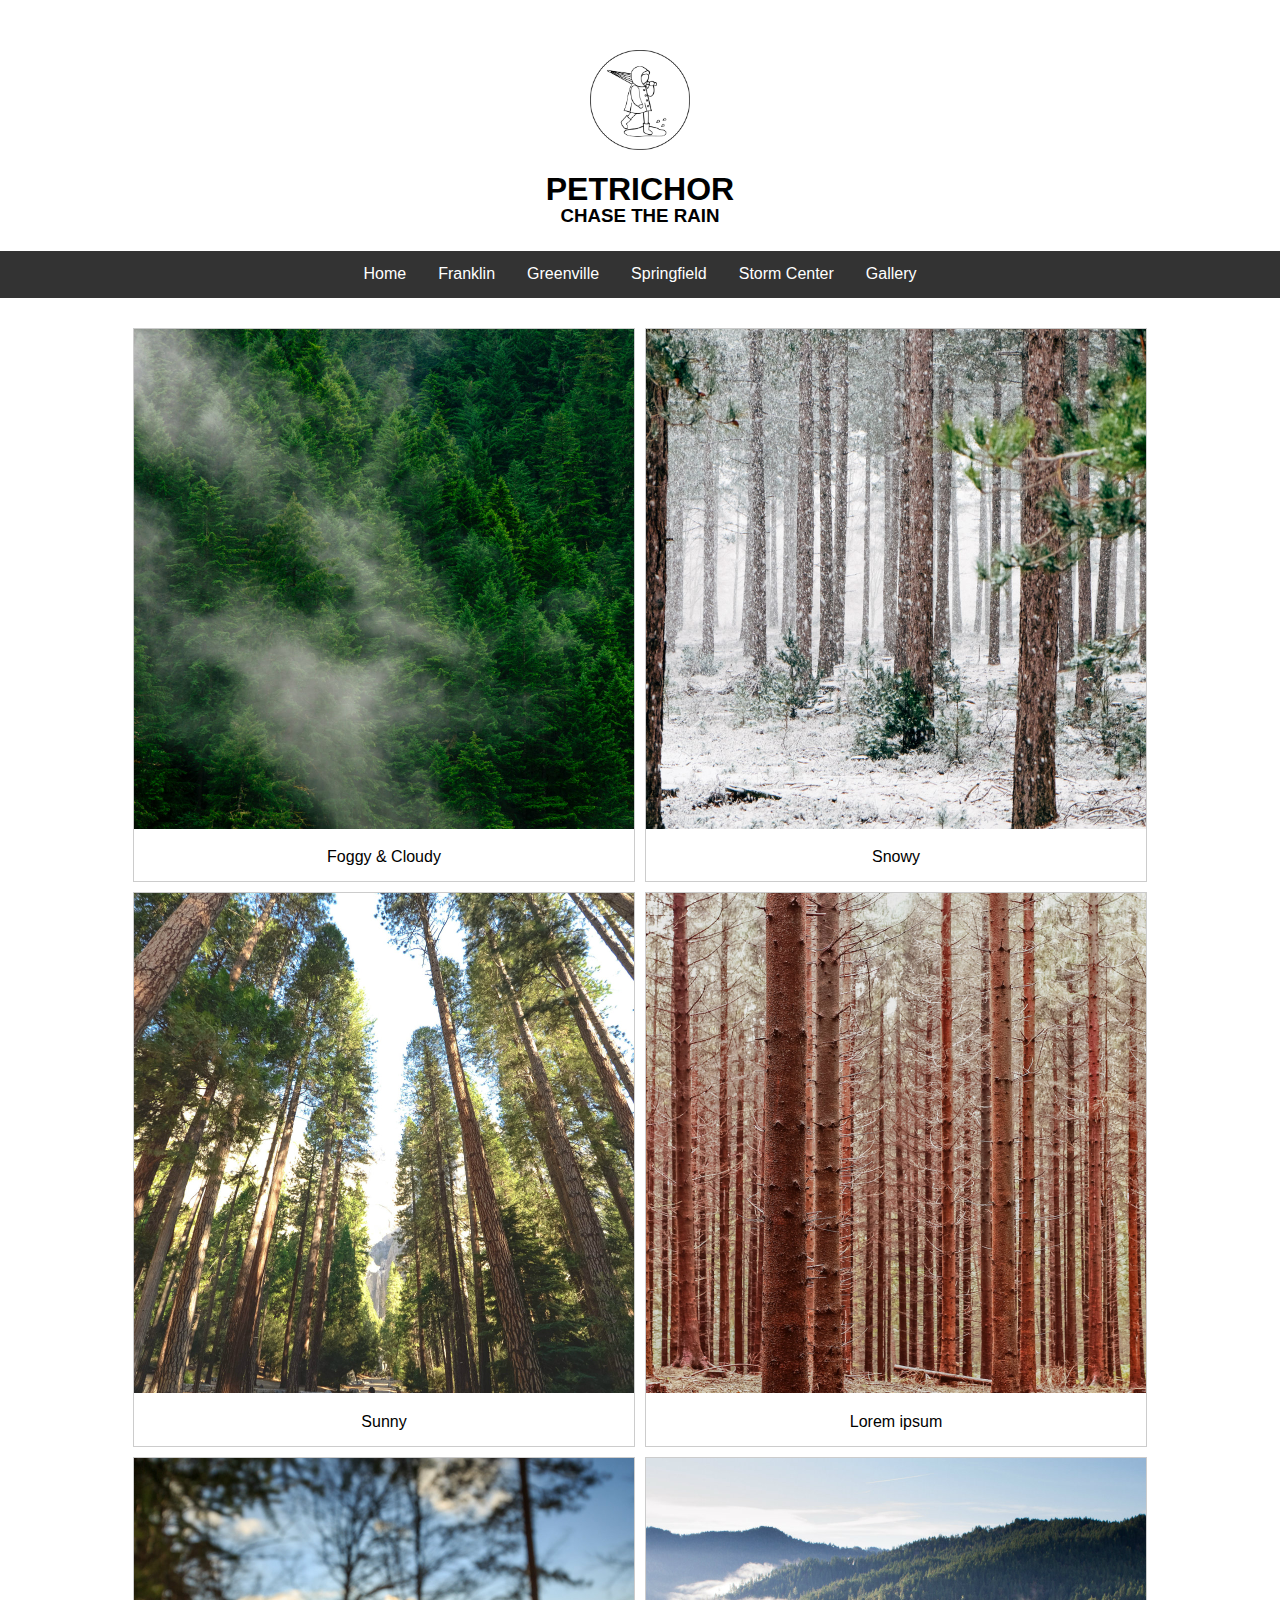
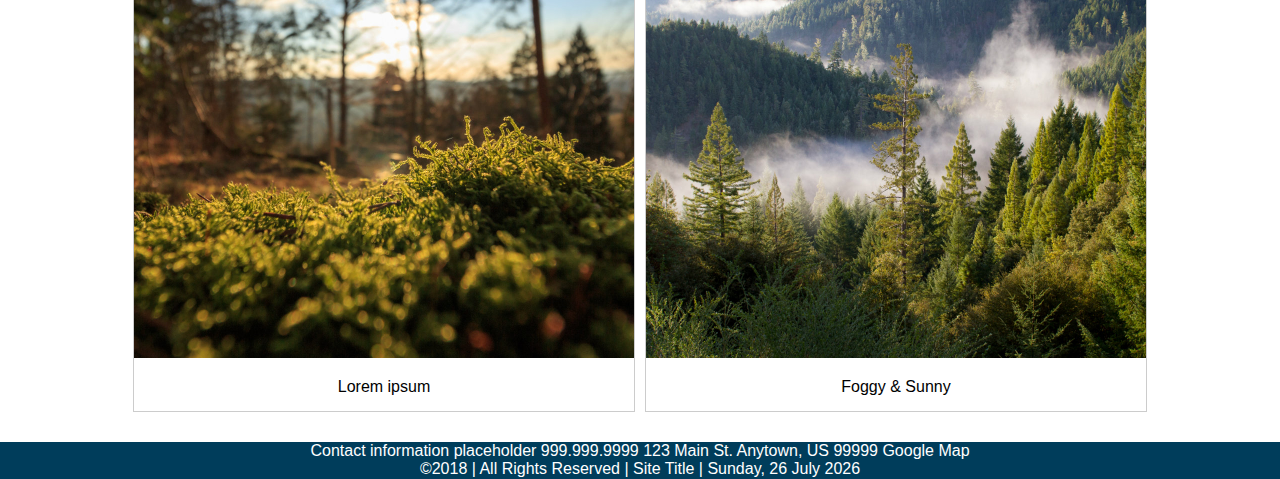
<file: cit230/assignments/lesson-7/gallery-7.html>
<!DOCTYPE html>
<html lang="en-us">

    <head>
    <meta charset="utf-8">
    <meta name="viewport" content="width=device-width, initial-scale=1">
    <title>franklin-5</title>
    <meta name="description" content="franklin-5 starter page">
    <link rel="stylesheet" href="styles/normalize.css">
    <link rel="stylesheet" href="styles/main-7.css">
    <link rel="stylesheet" href="styles/medium-7.css">
    <link rel="stylesheet" href="styles/large-7.css">

</head>

<body>

    <header>
        <img class="petrichorlogo" src="images/petrichorLogo.png" alt="Petrichor Logo">
        <h1 class="title">PETRICHOR</h1>
        <h3 class="subtitle">CHASE THE RAIN</h3>
    </header>

    <nav>
        <button class="hamburger" onclick="toggleHam()">&#9776;</button>
        <ul>
            <li><a href="franklin-7.html">Home</a></li>
            <li><a href="#">Franklin</a></li>
            <li><a href="#">Greenville</a></li>
            <li><a href="#">Springfield</a></li>
            <li><a href="#">Storm Center</a></li>
            <li><a href="gallery-7.html">Gallery</a></li>
        </ul>
    </nav>

    <!--        <img class="banner" src="images/optimizedBanner.jpg" alt="bannerimage">-->

    <main>
        <div class="container">

            <div class="flexItem">
            <img src="images/gallery1.jpg" height="500" alt="weather image">
            <div class="caption">Foggy &amp; Cloudy</div>
            </div>

            <div class="flexItem">
            <img src="images/gallery2.jpg" height="500" alt="weather image">
                <div class="caption">Snowy</div>
            </div>

            <div class="flexItem">
            <img src="images/gallery3.jpg" height="500" alt="weather image">
                <div class="caption">Sunny</div>
            </div>

            <div class="flexItem">
            <img src="images/gallery4.jpg" height="500" alt="weather image">
                <div class="caption">Lorem ipsum</div>
            </div>

            <div class="flexItem">
            <img src="images/gallery5.jpg" height="500" alt="weather image">
                <div class="caption">Lorem ipsum</div>
            </div>

            <div class="flexItem">
            <img src="images/gallery6.jpg" height="500" alt="weather image">
                <div class="caption">Foggy &amp; Sunny</div>
            </div>

        </div>

    </main>

    <footer>
        <section class="contact">
            Contact information placeholder 999.999.9999 123 Main St. Anytown, US 99999 Google Map
        </section>
        <section class="footer-bar">&copy;2018 | All Rights Reserved | Site Title | <span id="currentdate"></span>
        </section>
    </footer>
    <script src="scripts/weatherchill.js"></script>
    <script src="scripts/currentdate.js"></script>
    <script src="scripts/hamburger.js"></script>
</body>

</html>
</file>
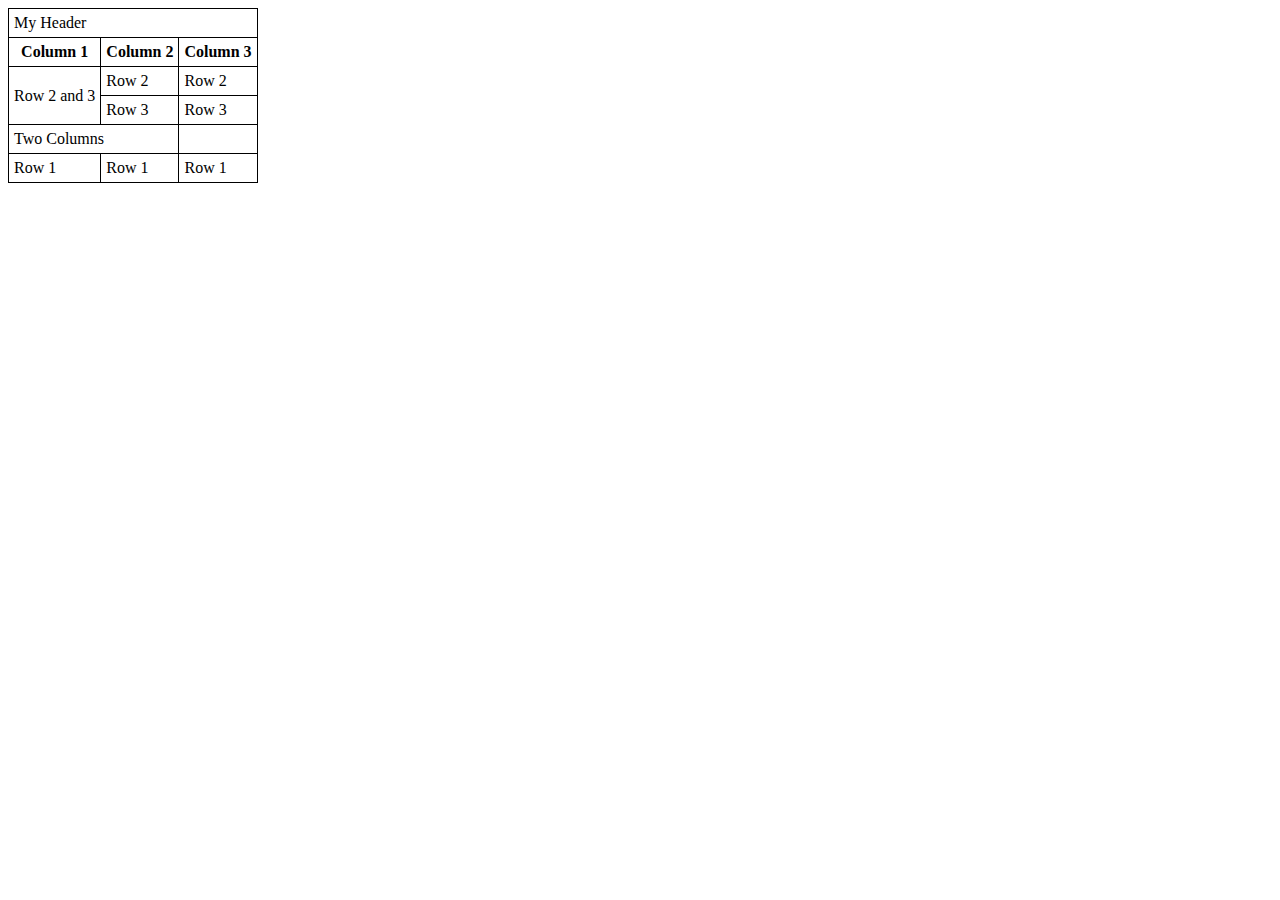
<file: cit230/assignments/lesson-8/demo.html>
<!DOCTYPE html>
<html lang="en-us">

<head>
    <meta charset="utf-8">
    <meta name="viewport" content="width=device-width, initial-scale=1.0">
    <title>Table Build Activity</title>
    <link rel="stylesheet" href="demo.css">
</head>

<body>
    <header></header>
    <main>
        <table>
           <thead>
           <tr>
               <td colspan="3" rowspan="">My Header</td>
           </tr>
            <tr>
                <th>Column 1</th>
                <th>Column 2</th>
                <th>Column 3</th>
            </tr>
            </thead>
            <tfoot>
            <tr>
                <td>Row 1</td>
                <td>Row 1</td>
                <td>Row 1</td>
            </tr>
            </tfoot>
            <tbody>
            <tr>
                <td rowspan="2">Row 2 and 3</td>
                <td>Row 2</td>
                <td>Row 2</td>
            </tr>
            <tr>
                <td>Row 3</td>
                <td>Row 3</td>
            </tr>
            <tr>
                <td colspan="2">Two Columns</td>
                <td></td>
            </tr>
            </tbody>
        </table>
    </main>

    <footer></footer>

    <script src=""></script>

</body>

</html>
</file>
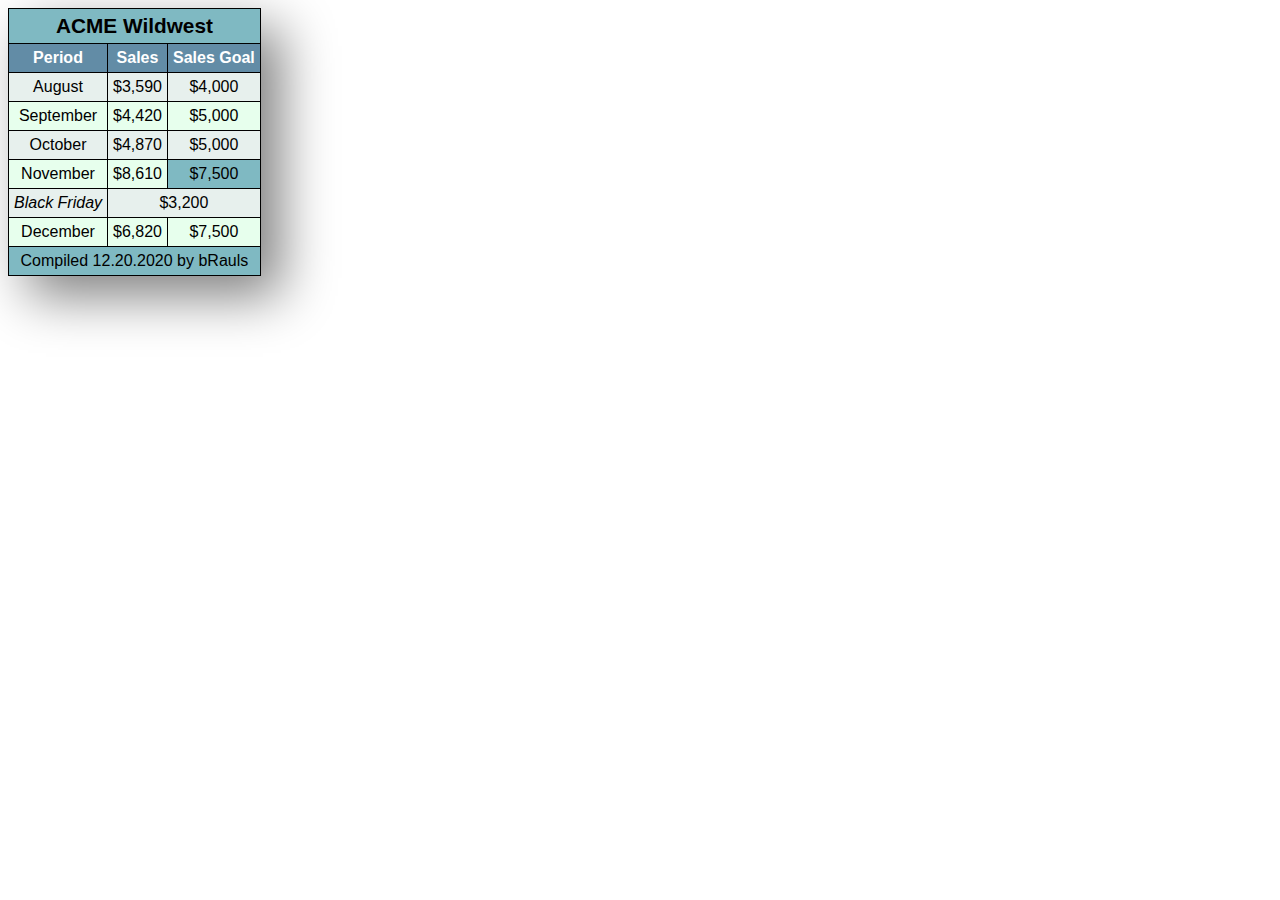
<file: cit230/assignments/lesson-8/tabelbuild.html>
<!DOCTYPE html>
<html lang="">
<head>
    <meta charset="utf-8">
    <meta name="viewport" content="width=device-width, initial-scale=1.0">
    <title>Table Build</title>
    <link rel="stylesheet" href="tablebuild.css">
</head>

<body>
<header></header>

<main>
<table>
<thead>
    <tr class="acme">
        <td colspan="3" rowspan="">ACME Wildwest</td>
    </tr>
    <tr class="firstRow">
        <th>Period</th>
        <th>Sales</th>
        <th>Sales Goal</th>
    </tr>
</thead>
<tfoot>
    <tr>
        <td colspan="3" class="foot">Compiled 12.20.2020 by bRauls</td>
    </tr>
</tfoot>

<tbody>
<tr class="august">
    <td>August</td>
    <td>&#36;3,590</td>
    <td>&#36;4,000</td>
</tr>
    <tr class="september">
        <td>September</td>
        <td>&#36;4,420</td>
        <td>&#36;5,000</td>
    </tr>
    <tr class="october">
        <td>October</td>
        <td>&#36;4,870</td>
        <td>&#36;5,000</td>
    </tr>
    <tr>
        <td class="november">November</td>
        <td class="november">&#36;8,610</td>
        <td class="sevenK">&#36;7,500</td>
    </tr>
    <tr class="blackFriday">
        <td><em>Black Friday</em></td>
        <td colspan="2">&#36;3,200</td>
    </tr>
    <tr class="december">
        <td>December</td>
        <td>&#36;6,820</td>
        <td>&#36;7,500</td>
    </tr>
</tbody>

</table>
</main>

    <script src=""></script>
</body>
</html>
</file>
<file: cit230/assignments/lesson-7/styles/main-7.css>
/* Delete these CSS comments after reading. */

/* This main css file contains the default rules and is geared toward the small/phone view */

* {
    box-sizing: border-box;
}

/* This wildcard applies to all elements ensuring a box layout model */

body {
    font-size: 16px;
    font-family: 'Josefin Sans', sans-serif;
    /* Declare the base font-family */
}

header,
nav,
main,
footer {
    /* the comma between the selectors means apply the following CSS declarations to all of the listed elements */
    /*    max-width: ______; */
    /* Declare the maximum width and other main element rules to limit the stretch on larger/wider views */
}

/* ------------------------------ HEADER ------------------------------ */

header {
    margin: 50px;
}

header h1 {
    display: flex;
    justify-content: center;
}

header h3 {
    display: flex;
    justify-content: center;
    margin: -25px;
}

header img {
    display: flex;
    margin-left: auto;
    margin-right: auto;
    width: 100px;
}

/*header .subheading {}*/

/* ------------------------------ NAV ------------------------------ */

nav {}

nav button {}

nav ul {
    display: none;
    list-style-type: none;
    margin: 0;
    padding: 0;
    overflow: hidden;
    background-color: #333;

}

nav ul li {
/*    float: left;*/
}

nav ul li a {
    display: flex;
    justify-content: center;
    color: white;
    padding: 14px 16px;
    text-decoration: none;

}

nav ul li.active a {}

nav ul li a:hover {
    background-color: #111;
}

.responsive {
    display: block;
}

/* ------------------------------ MAIN ------------------------------ */

main {
    margin: 25px;
}

main h2 {}

main figure {
    margin: 0 0 .2rem 2%;
    width: 96%;
}

main figure img {}

table tr td {
    border: 1px solid black;
}


main img.sunnyweather {
    width: 40%;
    display: flex;
    margin: 25px;
}

main img.sunnyicon {
    width: 13%;
    display: flex;
    justify-content: flex-end;
}

.container {
    display: flex;
    flex-direction: row;
    flex-wrap: wrap;
    justify-content: center;
}

.flexItem {
    margin: 5px;
    border: 1px solid #ccc;
    float: left;
}

.caption {
    padding: 15px;
    text-align: center;
}

.flexItem:hover {
    box-shadow: 5px 5px 10px gray;
}
section.forecast {
    display: none;
}

/* ------------------------------ FOOTER ------------------------------ */

footer {
    background-color: #003D5B;
    color: white;
    text-align: center;
}
</file>
<file: cit230/assignments/lesson-7/styles/medium-7.css>
@media only screen and (min-width: 37.5em) {

    /* Only CSS write declarations that need to be changed. Do not duplicated declarations that are already established in the main.css */
    nav button {
        display: none;
    }
    /* hamburger button does not need to be shown in the medium on up views */
    nav ul {
        display: flex;
        flex-direction: row;
        justify-content: center;
    }
    section.forecast {
        display: block;
    }
    /* show the 10-day forecast with the medium view and up */
}
</file>
<file: cit230/assignments/lesson-7/styles/large-7.css>
@media only screen and (min-width: 64em) {}
</file>
<file: cit230/assignments/lesson-8/demo.css>
table {
    border: 1px solid black;
    border-collapse: collapse;
}

tr, th, td {
    border: 1px solid black;
    padding: 5px;
}
</file>
<file: cit230/assignments/lesson-8/tablebuild.css>
table {
    border: 1px solid grey;
    border-collapse: collapse;
    font-family: 'Ubuntu', sans-serif;
    box-shadow: 20px 20px 50px grey;
}
tr, th, td {
    border: 1px solid black;
    padding: 5px;
    text-align: center;
}

.acme {
    background-color: #7fb9c2;
    font-weight: bold;
    font-size: 1.3em;
}

.firstRow {
    background-color: #628ca6;
    color: white;
}

.august, .october, .blackFriday {
    background-color: #e7f0ed;
}

.september, .november, .december {
    background-color: #e7ffed;
}

.sevenK {
    background-color: #7fb9c2;
}

tfoot {
    background-color: #7fb9c2;
}

foot {
    font-size: 5px;
}
</file>
